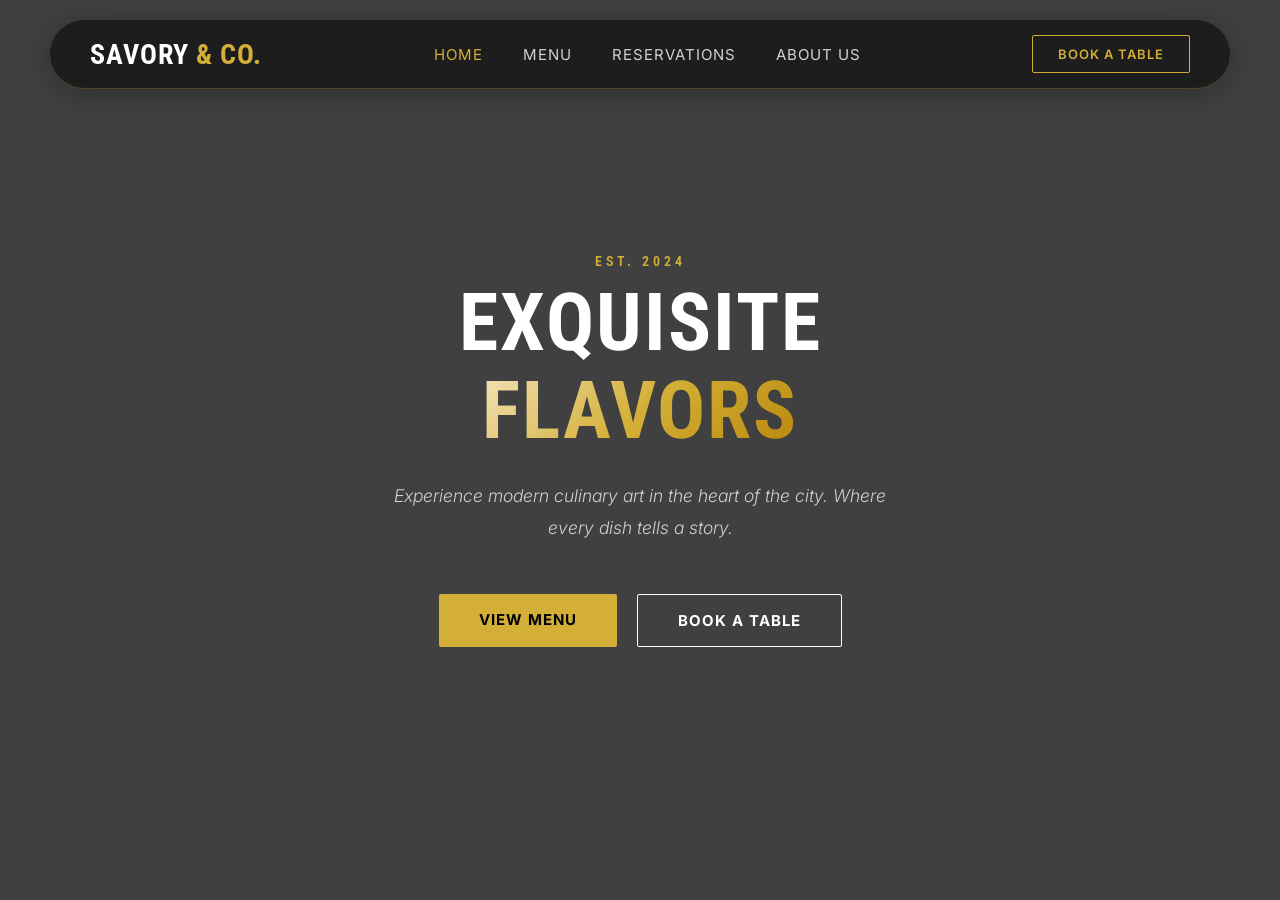
<file: index.html>
<!DOCTYPE html>
<html lang="en">

<head>
    <meta charset="UTF-8">
    <meta name="viewport" content="width=device-width, initial-scale=1.0">
    <title>Savory & Co. | Fine Dining</title>
    <link rel="stylesheet" href="style.css">
    <link rel="preconnect" href="https://fonts.googleapis.com">
    <link rel="preconnect" href="https://fonts.gstatic.com" crossorigin>
    <link
        href="https://fonts.googleapis.com/css2?family=Inter:ital,opsz,wght@0,14..32,100..900;1,14..32,100..900&family=Momo+Signature&family=Orbitron:wght@400..900&family=Roboto+Condensed:ital,wght@0,100..900;1,100..900&family=Shojumaru&family=ZCOOL+KuaiLe&display=swap"
        rel="stylesheet">
</head>

<body>
    <header>
        <nav class="glass-nav">
            <div class="logo">Savory <span class="highlight">& Co.</span></div>
            <ul class="nav-links">
                <li><a href="index.html" class="active">Home</a></li>
                <li><a href="menu.html">Menu</a></li>
                <li><a href="#">Reservations</a></li>
                <li><a href="about.html">About Us</a></li>
            </ul>
            <a href="#" class="cta-button-small">Book a Table</a>
        </nav>
    </header>

    <main>
        <section class="hero-section">
            <div class="hero-content">
                <p class="hero-overline">EST. 2024</p>
                <h1 class="hero-title">EXQUISITE <br> <span class="gradient-text">FLAVORS</span></h1>
                <p class="hero-subtitle">Experience modern culinary art in the heart of the city. Where every dish tells
                    a story.</p>
                <div class="hero-buttons">
                    <a href="menu.html" class="cta-button-primary">View Menu</a>
                    <a href="#" class="cta-button-secondary">Book a Table</a>
                </div>
            </div>
        </section>
    </main>
</body>

</html>
</file>
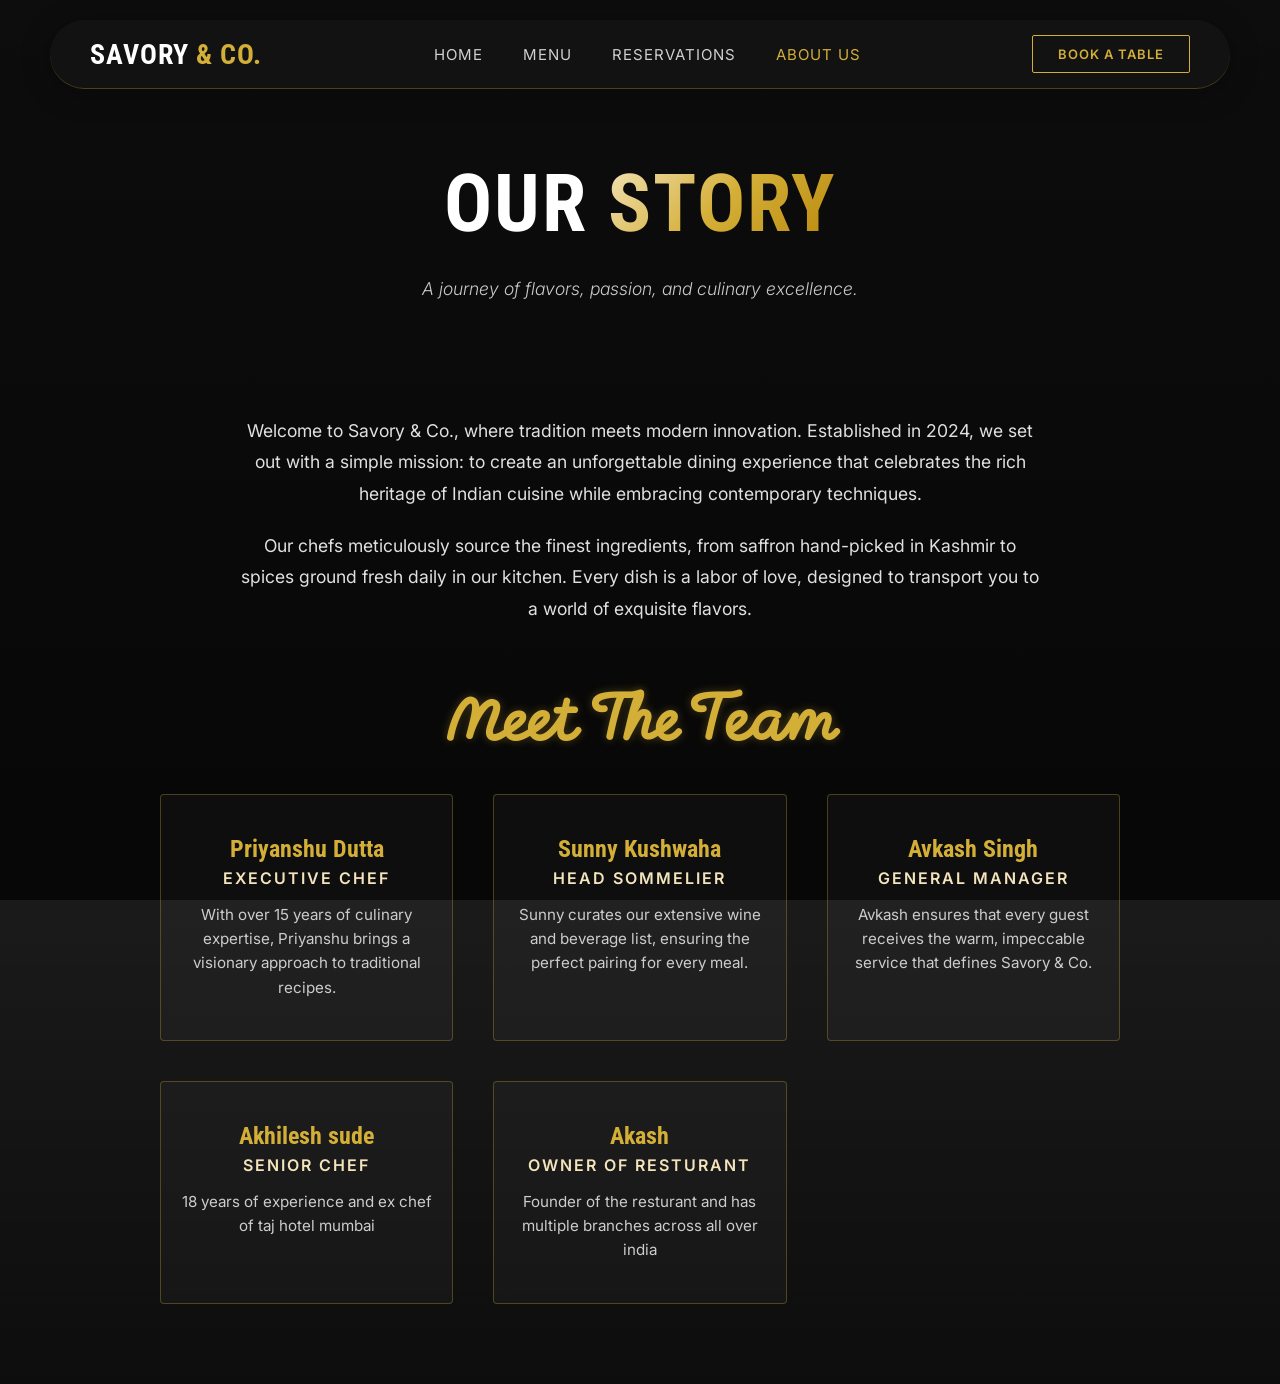
<file: about.html>
<!DOCTYPE html>
<html lang="en">

<head>
    <meta charset="UTF-8">
    <meta name="viewport" content="width=device-width, initial-scale=1.0">
    <title>About Us | Savory & Co.</title>
    <link rel="stylesheet" href="style.css">
    <link rel="preconnect" href="https://fonts.googleapis.com">
    <link rel="preconnect" href="https://fonts.gstatic.com" crossorigin>
    <link
        href="https://fonts.googleapis.com/css2?family=Inter:ital,opsz,wght@0,14..32,100..900;1,14..32,100..900&family=Momo+Signature&family=Orbitron:wght@400..900&family=Roboto+Condensed:ital,wght@0,100..900;1,100..900&family=Shojumaru&family=ZCOOL+KuaiLe&display=swap"
        rel="stylesheet">
</head>

<body>
    <header>
        <nav class="glass-nav">
            <div class="logo">Savory <span class="highlight">& Co.</span></div>
            <ul class="nav-links">
                <li><a href="index.html">Home</a></li>
                <li><a href="menu.html">Menu</a></li>
                <li><a href="#">Reservations</a></li>
                <li><a href="about.html" class="active">About Us</a></li>
            </ul>
            <a href="#" class="cta-button-small">Book a Table</a>
        </nav>
    </header>

    <main class="about-page">
        <section class="menu-header">
            <h1 class="hero-title">OUR <span class="gradient-text">STORY</span></h1>
            <p class="hero-subtitle">A journey of flavors, passion, and culinary excellence.</p>
        </section>

        <div class="about-container">
            <section class="about-content">
                <p>Welcome to Savory & Co., where tradition meets modern innovation. Established in 2024, we set out
                    with a simple mission: to create an unforgettable dining experience that celebrates the rich
                    heritage of Indian cuisine while embracing contemporary techniques.</p>
                <p>Our chefs meticulously source the finest ingredients, from saffron hand-picked in Kashmir to spices
                    ground fresh daily in our kitchen. Every dish is a labor of love, designed to transport you to a
                    world of exquisite flavors.</p>
            </section>

            <section class="team-section">
                <h2 class="category-title">Meet The Team</h2>
                <div class="team-grid">
                    <div class="team-member">
                        <div class="member-info">
                            <h3 class="member-name">Priyanshu Dutta</h3>
                            <p class="member-role">Executive Chef</p>
                            <p class="member-desc">With over 15 years of culinary expertise, Priyanshu brings a
                                visionary approach to traditional recipes.</p>
                        </div>
                    </div>
                    <div class="team-member">
                        <div class="member-info">
                            <h3 class="member-name">Sunny Kushwaha</h3>
                            <p class="member-role">Head Sommelier</p>
                            <p class="member-desc">Sunny curates our extensive wine and beverage list, ensuring the
                                perfect pairing for every meal.</p>
                        </div>
                    </div>
                    <div class="team-member">
                        <div class="member-info">
                            <h3 class="member-name">Avkash Singh</h3>
                            <p class="member-role">General Manager</p>
                            <p class="member-desc">Avkash ensures that every guest receives the warm, impeccable service
                                that defines Savory & Co.</p>
                        </div>
                        
                    </div>
                     <div class="team-member">
                        <div class="member-info">
                            <h3 class="member-name">Akhilesh sude</h3>
                            <p class="member-role">senior chef</p>
                            <p class="member-desc">18 years of experience and ex chef of taj hotel mumbai</p>
                        </div>
                        
                </div>
                 <div class="team-member">
                        <div class="member-info">
                            <h3 class="member-name">Akash</h3>
                            <p class="member-role">Owner of resturant</p>
                            <p class="member-desc">Founder of the resturant and has multiple branches across all over india </p>
                        </div>
                
            </section>
            
        </div>
    </main>
</body>

</html>
</file>
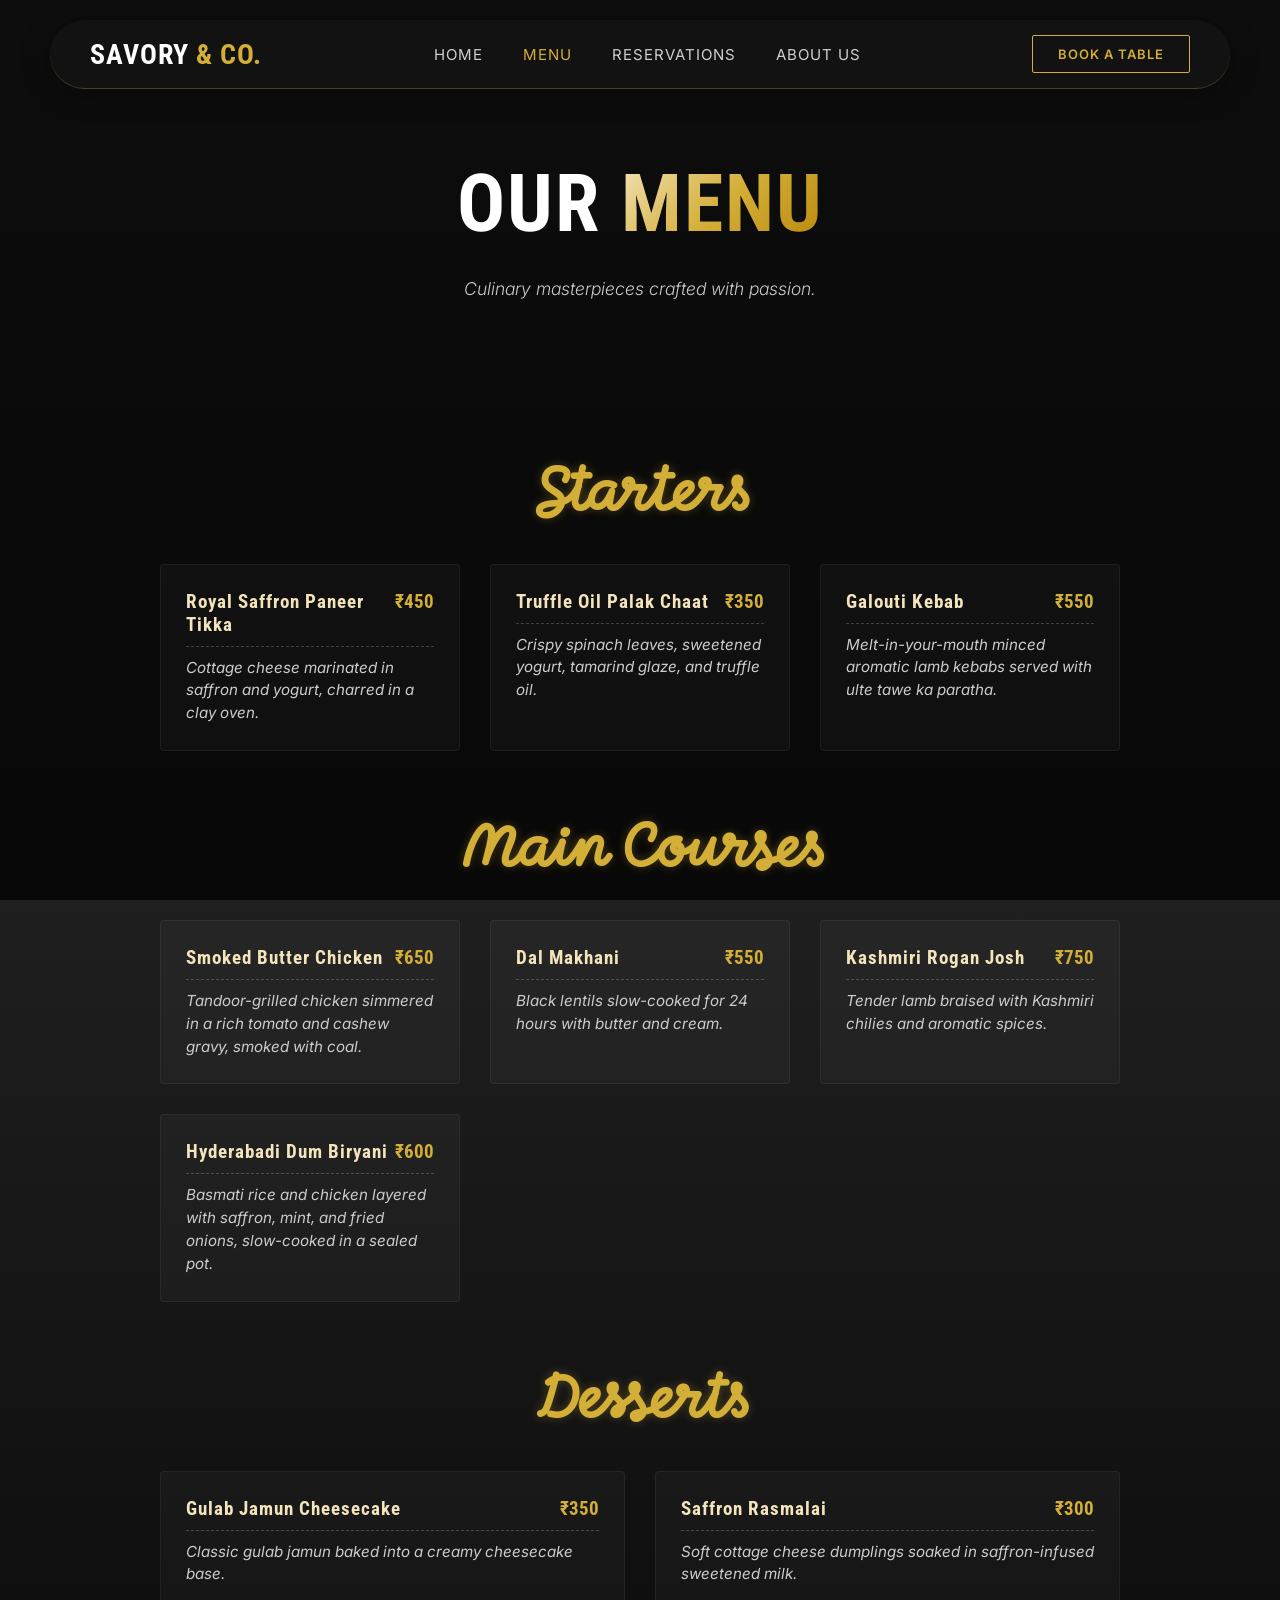
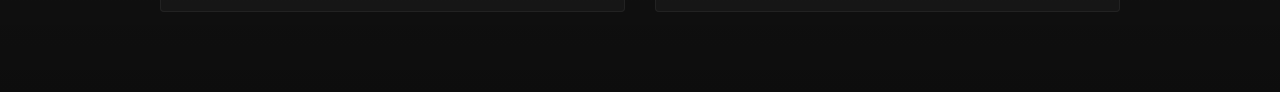
<file: menu.html>
<!DOCTYPE html>
<html lang="en">

<head>
    <meta charset="UTF-8">
    <meta name="viewport" content="width=device-width, initial-scale=1.0">
    <title>Menu | Savory & Co.</title>
    <link rel="stylesheet" href="style.css">
    <link rel="preconnect" href="https://fonts.googleapis.com">
    <link rel="preconnect" href="https://fonts.gstatic.com" crossorigin>
    <link
        href="https://fonts.googleapis.com/css2?family=Inter:ital,opsz,wght@0,14..32,100..900;1,14..32,100..900&family=Momo+Signature&family=Orbitron:wght@400..900&family=Roboto+Condensed:ital,wght@0,100..900;1,100..900&family=Shojumaru&family=ZCOOL+KuaiLe&display=swap"
        rel="stylesheet">
</head>

<body>
    <header>
        <nav class="glass-nav">
            <div class="logo">Savory <span class="highlight">& Co.</span></div>
            <ul class="nav-links">
                <li><a href="index.html">Home</a></li>
                <li><a href="menu.html" class="active">Menu</a></li>
                <li><a href="#">Reservations</a></li>
                <li><a href="about.html">About Us</a></li>
            </ul>
            <a href="#" class="cta-button-small">Book a Table</a>
        </nav>
    </header>

    <main class="menu-page">
        <section class="menu-header">
            <h1 class="hero-title">OUR <span class="gradient-text">MENU</span></h1>
            <p class="hero-subtitle">Culinary masterpieces crafted with passion.</p>
        </section>

        <div class="menu-container">
            <section class="menu-category">
                <h2 class="category-title">Starters</h2>
                <div class="menu-grid">
                    <div class="menu-item">
                        <div class="item-header">
                            <h3 class="item-name">Royal Saffron Paneer Tikka</h3>
                            <span class="item-price">₹450</span>
                        </div>
                        <p class="item-desc">Cottage cheese marinated in saffron and yogurt, charred in a clay oven.</p>
                    </div>
                    <div class="menu-item">
                        <div class="item-header">
                            <h3 class="item-name">Truffle Oil Palak Chaat</h3>
                            <span class="item-price">₹350</span>
                        </div>
                        <p class="item-desc">Crispy spinach leaves, sweetened yogurt, tamarind glaze, and truffle oil.
                        </p>
                    </div>
                    <div class="menu-item">
                        <div class="item-header">
                            <h3 class="item-name">Galouti Kebab</h3>
                            <span class="item-price">₹550</span>
                        </div>
                        <p class="item-desc">Melt-in-your-mouth minced aromatic lamb kebabs served with ulte tawe ka
                            paratha.</p>
                    </div>
                </div>
            </section>

            <section class="menu-category">
                <h2 class="category-title">Main Courses</h2>
                <div class="menu-grid">
                    <div class="menu-item">
                        <div class="item-header">
                            <h3 class="item-name">Smoked Butter Chicken</h3>
                            <span class="item-price">₹650</span>
                        </div>
                        <p class="item-desc">Tandoor-grilled chicken simmered in a rich tomato and cashew gravy, smoked
                            with coal.</p>
                    </div>
                    <div class="menu-item">
                        <div class="item-header">
                            <h3 class="item-name">Dal Makhani</h3>
                            <span class="item-price">₹550</span>
                        </div>
                        <p class="item-desc">Black lentils slow-cooked for 24 hours with butter and cream.</p>
                    </div>
                    <div class="menu-item">
                        <div class="item-header">
                            <h3 class="item-name">Kashmiri Rogan Josh</h3>
                            <span class="item-price">₹750</span>
                        </div>
                        <p class="item-desc">Tender lamb braised with Kashmiri chilies and aromatic spices.</p>
                    </div>
                    <div class="menu-item">
                        <div class="item-header">
                            <h3 class="item-name">Hyderabadi Dum Biryani</h3>
                            <span class="item-price">₹600</span>
                        </div>
                        <p class="item-desc">Basmati rice and chicken layered with saffron, mint, and fried onions,
                            slow-cooked in a sealed pot.</p>
                    </div>
                </div>
            </section>

            <section class="menu-category">
                <h2 class="category-title">Desserts</h2>
                <div class="menu-grid">
                    <div class="menu-item">
                        <div class="item-header">
                            <h3 class="item-name">Gulab Jamun Cheesecake</h3>
                            <span class="item-price">₹350</span>
                        </div>
                        <p class="item-desc">Classic gulab jamun baked into a creamy cheesecake base.</p>
                    </div>
                    <div class="menu-item">
                        <div class="item-header">
                            <h3 class="item-name">Saffron Rasmalai</h3>
                            <span class="item-price">₹300</span>
                        </div>
                        <p class="item-desc">Soft cottage cheese dumplings soaked in saffron-infused sweetened milk.</p>
                    </div>
                </div>
            </section>
        </div>
    </main>
</body>

</html>
</file>
<file: style.css>
* {
  margin: 0;
  padding: 0;
  box-sizing: border-box;
}

body {
  background-image: linear-gradient(rgba(0, 0, 0, 0.75), rgba(0, 0, 0, 0.75)), url('https://images.unsplash.com/photo-1517248135467-4c7edcad34c4?q=80&w=2070&auto=format&fit=crop');
  background-repeat: no-repeat;
  background-position: center;
  background-size: cover;
  height: 100vh;
  width: 100vw;
  font-family: 'Inter', sans-serif;
  color: #ffffff;
  overflow-x: hidden;
}

header {
  position: fixed;
  top: 0;
  width: 100%;
  z-index: 1000;
  padding: 20px 50px;
  display: flex;
  justify-content: center;
}

.glass-nav {
  display: flex;
  justify-content: space-between;
  align-items: center;
  background: rgba(20, 20, 20, 0.8);
  backdrop-filter: blur(8px);
  -webkit-backdrop-filter: blur(8px);
  border-bottom: 1px solid rgba(212, 175, 55, 0.3);
  padding: 15px 40px;
  border-radius: 0 0 20px 20px;
  border-radius: 50px;
  width: 100%;
  max-width: 1200px;
  box-shadow: 0 4px 30px rgba(0, 0, 0, 0.3);
}

.logo {
  font-family: 'Roboto Condensed', sans-serif;
  font-size: 28px;
  font-weight: 700;
  letter-spacing: 1px;
  text-transform: uppercase;
}

.highlight {
  color: #D4AF37;
  font-family: 'Roboto Condensed', sans-serif;
}

.nav-links {
  display: flex;
  gap: 40px;
  list-style: none;
}

.nav-links a {
  color: #ffffff;
  text-decoration: none;
  font-weight: 400;
  font-size: 15px;
  letter-spacing: 1px;
  text-transform: uppercase;
  transition: all 0.3s ease;
  opacity: 0.8;
}

.nav-links a:hover,
.nav-links a.active {
  opacity: 1;
  color: #D4AF37;
}
.hero-section {
  height: 100vh;
  display: flex;
  align-items: center;
  justify-content: center;
  text-align: center;
  padding: 0 20px;
}

.hero-content {
  max-width: 900px;
  animation: fadeIn 1.5s ease-out;
}

.hero-overline {
  font-family: 'Roboto Condensed', sans-serif;
  color: #D4AF37;
  letter-spacing: 4px;
  font-size: 14px;
  margin-bottom: 10px;
  font-weight: 600;
}

.hero-title {
  font-family: 'Roboto Condensed', sans-serif;
  font-size: 80px;
  line-height: 1.1;
  margin-bottom: 25px;
  font-weight: 700;
  text-transform: uppercase;
  letter-spacing: 2px;
}

.gradient-text {
  color: #D4AF37;
  background: linear-gradient(135deg, #F4E4BC 0%, #D4AF37 50%, #B8860B 100%);
  -webkit-background-clip: text;
  -webkit-text-fill-color: transparent;
  background-clip: text;
}

.hero-subtitle {
  font-size: 1.1rem;
  margin-bottom: 50px;
  opacity: 0.9;
  font-weight: 300;
  max-width: 500px;
  margin-left: auto;
  margin-right: auto;
  line-height: 1.8;
  color: #dedede;
  font-style: italic;
}
.cta-button-small {
  background: transparent;
  border: 1px solid #D4AF37;
  color: #D4AF37;
  padding: 10px 25px;
  border-radius: 2px;
  text-decoration: none;
  font-weight: 600;
  font-size: 13px;
  text-transform: uppercase;
  letter-spacing: 1px;
  transition: all 0.3s ease;
}
.cta-button-small:hover {
  background: #D4AF37;
  color: #000;
}
.hero-buttons {
  display: flex;
  gap: 20px;
  justify-content: center;
}
.cta-button-primary {
  background: #D4AF37;
  color: #000;
  padding: 16px 40px;
  border-radius: 2px;
  text-decoration: none;
  font-weight: 700;
  font-size: 15px;
  text-transform: uppercase;
  letter-spacing: 1px;
  transition: all 0.3s ease;
}

.cta-button-primary:hover {
  background: #fff;
  transform: translateY(-2px);
}
.cta-button-secondary {
  background: transparent;
  color: white;
  border: 1px solid white;
  padding: 16px 40px;
  border-radius: 2px;
  text-decoration: none;
  font-weight: 700;
  font-size: 15px;
  text-transform: uppercase;
  letter-spacing: 1px;
  transition: all 0.3s ease;
}

.cta-button-secondary:hover {
  border-color: #D4AF37;
  color: #D4AF37;
}
@keyframes fadeIn {
  from {
    opacity: 0;
    transform: translateY(20px);
  }

  to {
    opacity: 1;
    transform: translateY(0);
  }
}
@media (max-width: 768px) {
  .glass-nav {
    flex-direction: column;
    gap: 15px;
    padding: 20px;
    border-radius: 20px;
  }

  .nav-links {
    gap: 20px;
    font-size: 13px;
  }

  .hero-title {
    font-size: 42px;
  }

  .hero-buttons {
    flex-direction: column;
    gap: 15px;
  }

  .cta-button-small {
    display: none;
  }
}
.menu-page {
  padding-top: 120px;
  min-height: 100vh;
  background: linear-gradient(to bottom, rgba(0, 0, 0, 0.8), rgba(0, 0, 0, 0.95));
}

.menu-header {
  text-align: center;
  padding: 40px 20px;
  margin-bottom: 20px;
}

.menu-container {
  max-width: 1000px;
  margin: 0 auto;
  padding: 0 20px 80px 20px;
}

.category-title {
  font-family: 'Momo Signature', cursive;
  color: #D4AF37;
  font-size: 3rem;
  text-align: center;
  margin-bottom: 40px;
  margin-top: 60px;
  text-shadow: 0 0 10px rgba(212, 175, 55, 0.3);
}

.menu-grid {
  display: grid;
  grid-template-columns: repeat(auto-fit, minmax(300px, 1fr));
  gap: 30px;
}

.menu-item {
  background: rgba(255, 255, 255, 0.03);
  border: 1px solid rgba(255, 255, 255, 0.05);
  padding: 25px;
  border-radius: 4px;
  transition: transform 0.3s ease, background 0.3s ease;
}

.menu-item:hover {
  transform: translateY(-5px);
  background: rgba(255, 255, 255, 0.06);
  border-color: #D4AF37;
}

.item-header {
  display: flex;
  justify-content: space-between;
  align-items: baseline;
  margin-bottom: 10px;
  border-bottom: 1px dashed rgba(255, 255, 255, 0.2);
  padding-bottom: 10px;
}

.item-name {
  font-family: 'Roboto Condensed', sans-serif;
  font-size: 1.2rem;
  color: #F4E4BC;
  letter-spacing: 1px;
  margin: 0;
}

.item-price {
  font-family: 'Roboto Condensed', sans-serif;
  color: #D4AF37;
  font-size: 1.2rem;
  font-weight: 700;
}

.item-desc {
  font-size: 0.95rem;
  color: #ccc;
  line-height: 1.5;
  font-style: italic;
}
.about-page {
  padding-top: 120px;
  min-height: 100vh;
  background: linear-gradient(to bottom, rgba(0, 0, 0, 0.8), rgba(0, 0, 0, 0.95));
}
.about-container {
  max-width: 1000px;
  margin: 0 auto;
  padding: 0 20px 80px 20px;
}
.about-content {
  text-align: center;
  max-width: 800px;
  margin: 0 auto 60px auto;
}

.about-content p {
  font-size: 1.1rem;
  line-height: 1.8;
  margin-bottom: 20px;
  color: #e0e0e0;
}

.team-grid {
  display: grid;
  grid-template-columns: repeat(auto-fit, minmax(280px, 1fr));
  gap: 40px;
  margin-top: 40px;
}

.team-member {
  background: rgba(255, 255, 255, 0.03);
  border: 1px solid rgba(212, 175, 55, 0.3);
  padding: 40px 20px;
  border-radius: 4px;
  text-align: center;
  transition: transform 0.3s ease, border-color 0.3s ease;
}

.team-member:hover {
  transform: translateY(-10px);
  border-color: #D4AF37;
  background: rgba(255, 255, 255, 0.05);
}

.member-name {
  font-family: 'Roboto Condensed', sans-serif;
  color: #D4AF37;
  font-size: 1.5rem;
  margin-bottom: 5px;
}

.member-role {
  color: #F4E4BC;
  font-size: 1rem;
  text-transform: uppercase;
  letter-spacing: 2px;
  margin-bottom: 15px;
  font-weight: 600;
}

.member-desc {
  font-size: 0.95rem;
  color: #ccc;
  line-height: 1.6;
}
</file>
